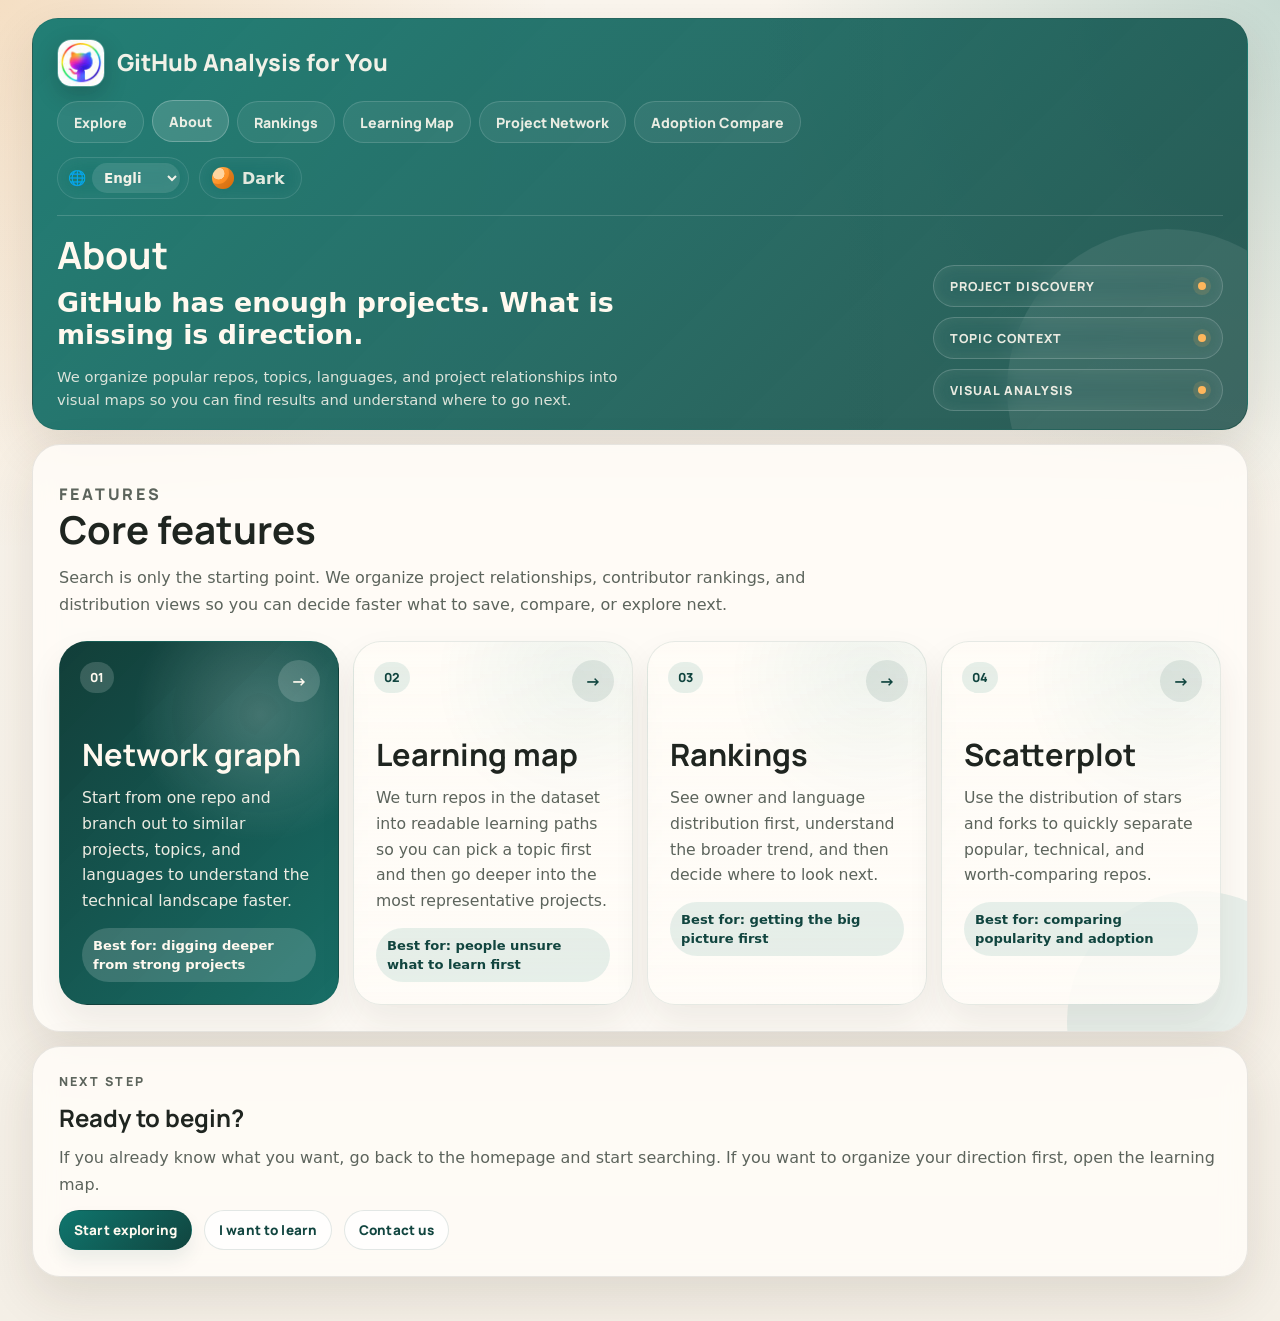
<file: about.html>
<!DOCTYPE html>
<html lang="zh-Hant">
  <head>
    <meta charset="UTF-8" />
    <meta name="viewport" content="width=device-width, initial-scale=1.0" />
    <!-- Google Tag Manager -->
    <script>
      (function (w, d, s, l, i) {
        w[l] = w[l] || [];
        w[l].push({ "gtm.start": new Date().getTime(), event: "gtm.js" });
        var f = d.getElementsByTagName(s)[0],
          j = d.createElement(s),
          dl = l != "dataLayer" ? "&l=" + l : "";
        j.async = true;
        j.src = "https://www.googletagmanager.com/gtm.js?id=" + i + dl;
        f.parentNode.insertBefore(j, f);
      })(window, document, "script", "dataLayer", "GTM-TKR6Z4LD");
    </script>
    <!-- End Google Tag Manager -->
    <script async src="https://www.googletagmanager.com/gtag/js?id=G-87LQB5DWWX"></script>
    <script>
      window.dataLayer = window.dataLayer || [];
      function gtag() {
        dataLayer.push(arguments);
      }
      gtag("js", new Date());
      gtag("config", "G-87LQB5DWWX");
    </script>
    <title>關於 GitHub Analysis for You | 開源專案探索工具</title>
    <meta
      name="description"
      content="了解 GitHub Analysis for You 如何整理 GitHub repository、開源專案、topic、排行榜、關聯圖與學習地圖。Learn how this open source project discovery tool works. GitHub Analysis for You の仕組みと技術探索方法を紹介。"
    />
    <meta name="robots" content="index, follow, max-image-preview:large" />
    <link rel="canonical" href="https://gitub-analysis-for-you.onrender.com/about.html" />
    <link rel="alternate" hreflang="zh-Hant" href="https://gitub-analysis-for-you.onrender.com/about.html" />
    <link rel="alternate" hreflang="en" href="https://gitub-analysis-for-you.onrender.com/en/about.html" />
    <link rel="alternate" hreflang="ja" href="https://gitub-analysis-for-you.onrender.com/ja/about.html" />
    <link rel="alternate" hreflang="x-default" href="https://gitub-analysis-for-you.onrender.com/about.html" />
    <meta property="og:type" content="article" />
    <meta property="og:title" content="關於 GitHub Analysis for You" />
    <meta
      property="og:description"
      content="了解 GitHub 專案推薦與開源探索工具如何整理技術脈絡。Learn how GitHub Analysis for You organizes open source technology context. GitHub Analysis for You の技術探索方法を紹介。"
    />
    <meta property="og:url" content="https://gitub-analysis-for-you.onrender.com/about.html" />
    <meta property="og:image" content="https://gitub-analysis-for-you.onrender.com/assets/title_icon.jpg" />
    <meta name="twitter:card" content="summary_large_image" />
    <meta name="twitter:title" content="關於 GitHub Analysis for You" />
    <meta
      name="twitter:description"
      content="了解 GitHub 專案推薦與開源探索工具如何整理技術脈絡。Learn how GitHub Analysis for You organizes open source technology context. GitHub Analysis for You の技術探索方法を紹介。"
    />
    <meta name="twitter:image" content="https://gitub-analysis-for-you.onrender.com/assets/title_icon.jpg" />
    <script type="application/ld+json">
      {
        "@context": "https://schema.org",
        "@type": "BreadcrumbList",
        "itemListElement": [
          {
            "@type": "ListItem",
            "position": 1,
            "name": "Home",
            "item": "https://gitub-analysis-for-you.onrender.com/"
          },
          {
            "@type": "ListItem",
            "position": 2,
            "name": "About",
            "item": "https://gitub-analysis-for-you.onrender.com/about.html"
          }
        ]
      }
    </script>
    <link rel="preconnect" href="https://fonts.googleapis.com" />
    <link rel="preconnect" href="https://fonts.gstatic.com" crossorigin />
    <link
      href="https://fonts.googleapis.com/css2?family=Manrope:wght@400;500;700;800&family=Noto+Sans+TC:wght@400;500;700&display=swap"
      rel="stylesheet"
    />
    <link rel="stylesheet" href="./styles.css" />
  </head>
  <body data-clarity-page="about">
    <!-- Google Tag Manager (noscript) -->
    <noscript>
      <iframe
        src="https://www.googletagmanager.com/ns.html?id=GTM-TKR6Z4LD"
        height="0"
        width="0"
        style="display: none; visibility: hidden"
      ></iframe>
    </noscript>
    <!-- End Google Tag Manager (noscript) -->
    <div class="about-page-shell">
      <header class="hero about-hero">
        <div class="hero__content">
          <div class="brand-mark">
            <a class="brand-mark__identity" href="./index.html" aria-label="回到主頁">
              <img src="./assets/title_icon-96.jpg" width="48" height="48" alt="GitHub Analysis for You icon" />
              <div>
                <p class="brand-mark__title" aria-label="GitHub Analysis for You">
                  <span class="brand-mark__title-full">GitHub Analysis for You</span>
                  <span class="brand-mark__title-short" aria-hidden="true">
                    <span class="brand-mark__title-letter brand-mark__title-letter--g">G</span>
                    <span class="brand-mark__title-letter brand-mark__title-letter--a">A</span>
                    <span class="brand-mark__title-letter brand-mark__title-letter--y">Y</span>
                  </span>
                </p>
              </div>
            </a>
            <nav class="top-nav top-nav--hero" aria-label="Secondary">
              <a class="top-nav__link" href="./index.html" data-i18n="nav.explore">探索頁</a>
              <a class="top-nav__link" href="./about.html" aria-current="page" data-i18n="nav.about">About</a>
              <a class="top-nav__link" href="./rankings.html" data-i18n="nav.rankings">排行榜</a>
              <a class="top-nav__link" href="./collection-map.html" data-i18n="nav.learningMap">學習地圖</a>
              <a class="top-nav__link" href="./network-graph.html" data-i18n="nav.networkGraph">專案關聯</a>
              <a class="top-nav__link" href="./scatterplot.html" data-i18n="nav.scatterplot">採用比較</a>
            </nav>
            <div class="header-actions">
              <label class="language-switcher" aria-label="Language selector">
                <span class="language-switcher__label" aria-hidden="true">🌐</span>
                <select class="language-switcher__select" id="languageSelect">
                  <option value="zh-Hant">中文</option>
                  <option value="en">English</option>
                  <option value="ja">日本語</option>
                </select>
              </label>
              <button class="theme-toggle theme-toggle--nav" id="themeToggle" type="button" aria-pressed="false">
                <span class="theme-toggle__icon" aria-hidden="true"></span>
                <span class="theme-toggle__label" id="themeToggleLabel" data-i18n="theme.dark">深色</span>
              </button>
            </div>
          </div>
          <div class="about-hero__intro">
            <div class="about-hero__copy">
              <h1 data-i18n="about.hero.title">關於我們</h1>
              <p class="about-hero__statement" data-i18n="about.hero.statement">GitHub 不缺專案，缺的是探索方向。</p>
              <p class="hero__description" data-i18n="about.hero.description">
                我們把熱門 repo、topic、language 與專案關聯整理成可以探索的視覺地圖，讓你不只是找到結果，而是看懂下一步該往哪裡走。
              </p>
            </div>
            <div class="about-hero__tags" aria-label="網站重點">
              <span data-i18n="about.hero.tag.discovery">專案探索</span>
              <span data-i18n="about.hero.tag.topic">主題脈絡</span>
              <span data-i18n="about.hero.tag.visual">視覺分析</span>
            </div>
          </div>
        </div>
      </header>

      <main class="about-layout">
        <section class="results-panel about-panel about-feature-showcase">
          <div class="about-feature-showcase__header">
            <p class="results-header__eyebrow" data-i18n="about.features.eyebrow">Features</p>
            <h2 data-i18n="about.features.title">主要功能</h2>
            <p data-i18n="about.features.description">搜尋只是起點。這裡把專案關係、貢獻排行與分布視覺化整理好，讓你更快決定要收藏、比較，還是繼續延伸探索。</p>
          </div>
          <div class="about-feature-cards about-feature-cards--primary" aria-label="網站功能">
            <a class="about-feature-card about-feature-card--graph" href="./network-graph.html">
              <span class="about-feature-card__index">01</span>
              <strong data-i18n="about.features.graph.title">關聯圖</strong>
              <p data-i18n="about.features.graph.description">從一個 repo 往外找相似專案、topic 與 language，快速看懂技術脈絡。</p>
              <em data-i18n="about.features.graph.fit">適合：沿著好專案繼續深挖</em>
            </a>
            <a class="about-feature-card" href="./collection-map.html">
              <span class="about-feature-card__index">02</span>
              <strong data-i18n="about.features.learning.title">學習地圖</strong>
              <p data-i18n="about.features.learning.description">把資料庫中的 repo 整理成可讀的學習路徑，先選主題，再看每條路徑最值得深入的代表專案。</p>
              <em data-i18n="about.features.learning.fit">適合：不知道該先學哪條路的人</em>
            </a>
            <a class="about-feature-card" href="./rankings.html">
              <span class="about-feature-card__index">03</span>
              <strong data-i18n="about.features.rankings.title">排行榜</strong>
              <p data-i18n="about.features.rankings.description">整理 owner 與語言分布，讓你先看清整體趨勢，再決定往哪裡找。</p>
              <em data-i18n="about.features.rankings.fit">適合：先抓大方向</em>
            </a>
            <a class="about-feature-card" href="./scatterplot.html">
              <span class="about-feature-card__index">04</span>
              <strong data-i18n="about.features.scatter.title">散佈圖</strong>
              <p data-i18n="about.features.scatter.description">用 stars 與 forks 的分布，快速分辨熱門、技術型與值得比較的 repo。</p>
              <em data-i18n="about.features.scatter.fit">適合：比較熱度與採用度</em>
            </a>
          </div>
        </section>

        <section class="results-panel about-panel">
          <p class="results-header__eyebrow" data-i18n="about.next.eyebrow">Next Step</p>
          <h2 data-i18n="about.next.title">準備開始了嗎？</h2>
          <p data-i18n="about.next.description">
            如果你已經知道想找什麼，直接回首頁開始搜尋；若想循序整理方向，也可以先查看學習地圖。
          </p>
          <div class="about-cta">
            <a class="feature-link__cta" href="./index.html" data-i18n="about.next.primary">開始探索</a>
            <a class="feature-link__cta feature-link__cta--ghost" href="./collection-map.html" data-i18n="about.next.secondary">我想學習</a>
            <a class="feature-link__cta feature-link__cta--ghost" href="mailto:jasonchiu0916@gmail.com" data-i18n="about.next.contact">聯絡我們</a>
          </div>
        </section>
      </main>
    </div>

    <script src="./clarity.js"></script>
    <script src="./language-switcher.js"></script>
    <script src="./about.js"></script>
  </body>
</html>
</file>
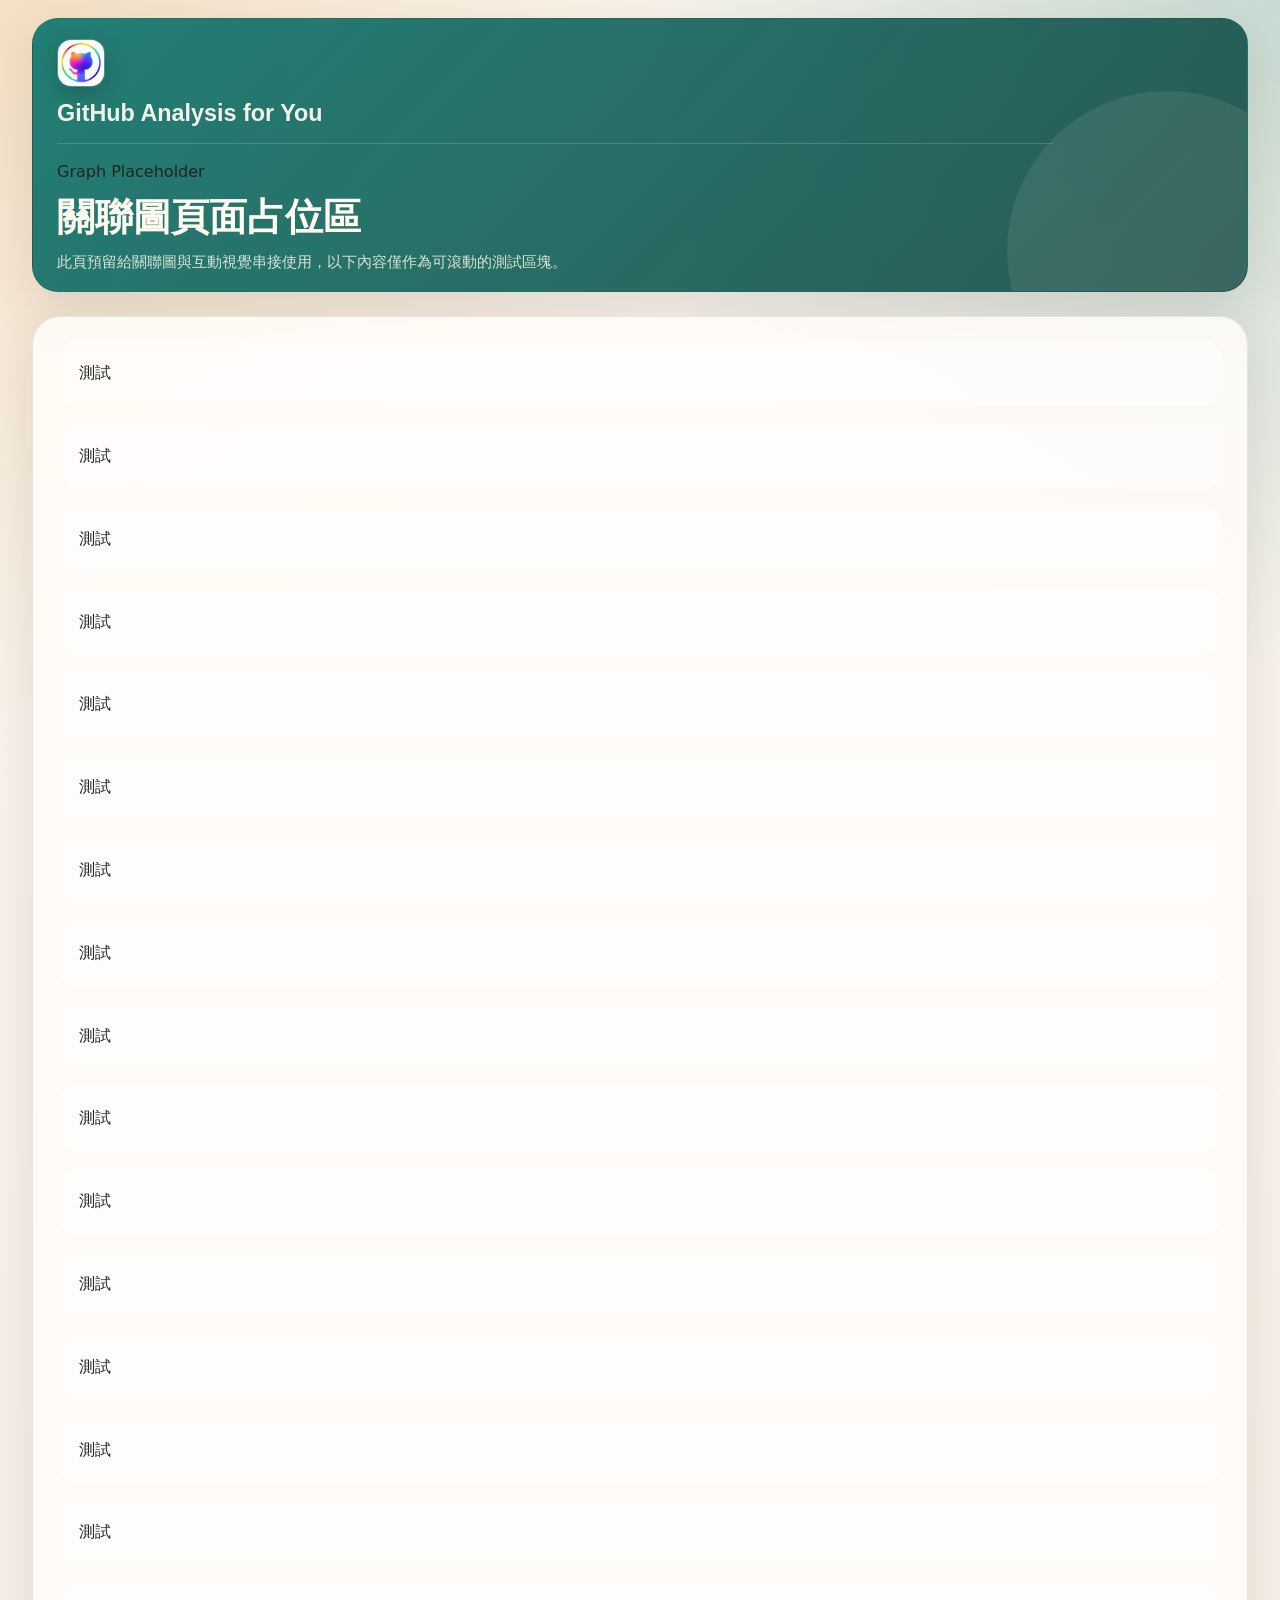
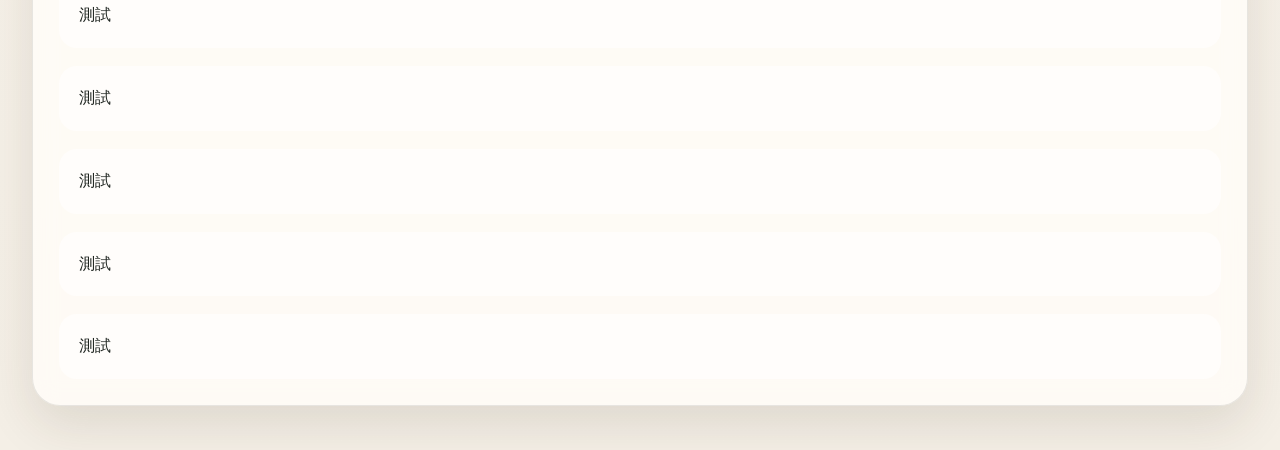
<file: graph.html>
<!DOCTYPE html>
<html lang="zh-Hant">
  <head>
    <meta charset="UTF-8" />
    <meta name="viewport" content="width=device-width, initial-scale=1.0" />
    <title>Graph | GitHub Analysis for You</title>
    <link rel="stylesheet" href="./styles.css" />
  </head>
  <body>
    <div class="page-shell">
      <header class="hero">
        <div class="hero__content">
          <div class="brand-mark">
            <img src="./assets/title_icon.jpg" alt="GitHub Analysis for You icon" />
            <div>
              <p class="brand-mark__title" aria-label="GitHub Analysis for You">
                <span class="brand-mark__title-full">GitHub Analysis for You</span>
              </p>
            </div>
          </div>
          <p class="hero__kicker">Graph Placeholder</p>
          <h1>關聯圖頁面占位區</h1>
          <p class="hero__description">
            此頁預留給關聯圖與互動視覺串接使用，以下內容僅作為可滾動的測試區塊。
          </p>
        </div>
      </header>

      <main class="results-panel placeholder-page">
        <p>測試</p>
        <p>測試</p>
        <p>測試</p>
        <p>測試</p>
        <p>測試</p>
        <p>測試</p>
        <p>測試</p>
        <p>測試</p>
        <p>測試</p>
        <p>測試</p>
        <p>測試</p>
        <p>測試</p>
        <p>測試</p>
        <p>測試</p>
        <p>測試</p>
        <p>測試</p>
        <p>測試</p>
        <p>測試</p>
        <p>測試</p>
        <p>測試</p>
      </main>
    </div>
  </body>
</html>
</file>
<file: styles.css>
﻿:root {
  --bg: #f4efe6;
  --bg-accent: #e6dccd;
  --panel: rgba(255, 252, 247, 0.88);
  --panel-strong: #fffaf2;
  --text: #1f2520;
  --muted: #5c645c;
  --line: rgba(31, 37, 32, 0.1);
  --brand: #0f766e;
  --brand-deep: #11453f;
  --warm: #d97706;
  --shadow: 0 18px 50px rgba(55, 42, 24, 0.12);
}

:root[data-theme="dark"] {
  --bg: #0f0906;
  --bg-accent: #1a100b;
  --panel: rgba(22, 14, 10, 0.9);
  --panel-strong: #1c130e;
  --text: #f4dfc8;
  --muted: #c9a784;
  --line: rgba(255, 145, 56, 0.12);
  --brand: #ff8e2b;
  --brand-deep: #ffd3ab;
  --warm: #ff8a1f;
  --shadow: 0 18px 50px rgba(0, 0, 0, 0.35);
}

* {
  box-sizing: border-box;
}

body {
  margin: 0;
  min-height: 100vh;
  font-family: Inter, ui-sans-serif, system-ui, -apple-system, BlinkMacSystemFont,
             "Segoe UI", "Noto Sans TC", "Microsoft JhengHei",
             "PingFang TC", sans-serif;
  color: var(--text);
  background:
    radial-gradient(circle at top left, rgba(217, 119, 6, 0.18), transparent 30%),
    radial-gradient(circle at top right, rgba(15, 118, 110, 0.22), transparent 28%),
    linear-gradient(180deg, #fbf6ee 0%, var(--bg) 100%);
  transition: background 0.28s ease, color 0.28s ease;
}

:root[data-theme="dark"] body {
  background:
    radial-gradient(circle at top left, rgba(255, 138, 31, 0.16), transparent 26%),
    radial-gradient(circle at top right, rgba(255, 102, 0, 0.12), transparent 24%),
    linear-gradient(180deg, #090604 0%, var(--bg) 100%);
}

.hero,
.search-panel,
.results-panel {
  animation: fade-up 0.7s ease both;
}

.search-panel {
  animation-delay: 0.08s;
}

.results-panel {
  animation-delay: 0.16s;
}

.page-shell {
  width: min(1440px, calc(100% - clamp(32px, 5vw, 96px)));
  margin: 0 auto;
  padding: 18px 0 44px;
}

.hero {
  position: relative;
  overflow: hidden;
  padding: 20px 24px 18px;
  border: 1px solid rgba(17, 69, 63, 0.12);
  border-radius: 26px;
  background:
    linear-gradient(135deg, rgba(15, 118, 110, 0.92), rgba(17, 69, 63, 0.88)),
    linear-gradient(90deg, rgba(255, 255, 255, 0.06), transparent);
  box-shadow: var(--shadow);
  transition: background 0.28s ease, border-color 0.28s ease, box-shadow 0.28s ease;
}

:root[data-theme="dark"] .hero {
  background:
    linear-gradient(135deg, rgba(31, 18, 10, 0.96), rgba(12, 8, 6, 0.98)),
    linear-gradient(90deg, rgba(255, 138, 31, 0.06), transparent);
}

.hero::after {
  content: "";
  position: absolute;
  inset: auto -80px -120px auto;
  width: 320px;
  height: 320px;
  border-radius: 50%;
  background: rgba(255, 255, 255, 0.08);
}

.hero__content {
  position: relative;
  z-index: 1;
  width: 100%;
  max-width: none;
  padding-right: 170px;
}

.hero__content:has(.theme-toggle--nav) {
  padding-right: 0;
}

.theme-toggle {
  position: absolute;
  top: 18px;
  right: 18px;
  z-index: 2;
  display: inline-flex;
  align-items: center;
  gap: 8px;
  min-height: 40px;
  padding: 0 12px 0 10px;
  border: 1px solid rgba(255, 255, 255, 0.12);
  border-radius: 999px;
  background: rgba(255, 255, 255, 0.05);
  color: rgba(255, 249, 239, 0.88);
  font: inherit;
  font-weight: 700;
  cursor: pointer;
  backdrop-filter: blur(12px);
  transition: transform 0.2s ease, background 0.2s ease, border-color 0.2s ease;
}

.theme-toggle:hover,
.theme-toggle:focus-visible {
  transform: translateY(-1px);
  background: rgba(255, 255, 255, 0.14);
  border-color: rgba(255, 255, 255, 0.24);
}

.theme-toggle--nav {
  position: static;
  min-height: 42px;
  justify-self: end;
  align-self: center;
  margin: 0;
  padding: 0 16px 0 12px;
}

.theme-toggle__icon {
  width: 22px;
  height: 22px;
  border-radius: 50%;
  background:
    radial-gradient(circle at 30% 30%, #ffd59f 0 26%, transparent 28%),
    linear-gradient(135deg, #ffad52, #ff7a00);
  box-shadow: inset -5px -5px 0 rgba(66, 28, 0, 0.18);
}

:root[data-theme="dark"] .theme-toggle {
  background: rgba(255, 138, 31, 0.08);
  border-color: rgba(255, 138, 31, 0.18);
  color: #ffd9b4;
}

:root[data-theme="dark"] .theme-toggle__icon {
  background:
    radial-gradient(circle at 60% 40%, #0f0906 0 38%, transparent 40%),
    linear-gradient(135deg, #ff9a3d, #ff6f00);
  box-shadow: inset -3px -3px 0 rgba(0, 0, 0, 0.24);
}

.header-actions {
  display: inline-flex;
  align-items: center;
  justify-self: end;
  gap: 10px;
  min-width: 0;
}

.language-switcher {
  display: inline-flex;
  align-items: center;
  gap: 6px;
  min-height: 42px;
  padding: 0 8px 0 10px;
  border: 1px solid rgba(255, 255, 255, 0.12);
  border-radius: 999px;
  background: rgba(255, 255, 255, 0.05);
  color: rgba(255, 249, 239, 0.88);
  font-weight: 800;
  backdrop-filter: blur(12px);
}

.language-switcher__label {
  display: inline-flex;
  align-items: center;
  justify-content: center;
  width: 18px;
  height: 18px;
  font-size: 0.92rem;
  white-space: nowrap;
}

.language-switcher__select {
  min-height: 30px;
  max-width: 88px;
  border: 0;
  border-radius: 999px;
  background: rgba(255, 255, 255, 0.12);
  color: rgba(255, 249, 239, 0.94);
  font: inherit;
  font-size: 0.84rem;
  font-weight: 800;
  padding: 0 22px 0 8px;
  cursor: pointer;
}

.language-switcher__select option {
  color: #1f2520;
  background: #fffaf4;
}

:root[data-theme="dark"] .language-switcher {
  background: rgba(255, 138, 31, 0.08);
  border-color: rgba(255, 138, 31, 0.18);
  color: #ffd9b4;
}

:root[data-theme="dark"] .language-switcher__select {
  background: rgba(255, 138, 31, 0.12);
  color: #ffe2c0;
}

.brand-mark {
  display: grid;
  grid-template-columns: minmax(340px, 1fr) auto minmax(220px, 1fr);
  align-items: center;
  gap: 18px;
  width: 100%;
  margin-bottom: 18px;
  padding-bottom: 16px;
  border-bottom: 1px solid rgba(255, 255, 255, 0.16);
}

.brand-mark__identity {
  display: flex;
  align-items: center;
  gap: 12px;
  min-width: 0;
  flex: 0 0 auto;
  color: inherit;
  text-decoration: none;
  transition: transform 0.18s ease;
}

.brand-mark__identity:hover,
.brand-mark__identity:focus-visible {
  transform: translateY(-1px);
}

.brand-mark img {
  width: 48px;
  height: 48px;
  object-fit: cover;
  border-radius: 14px;
  border: 1px solid rgba(255, 255, 255, 0.2);
  box-shadow: 0 8px 22px rgba(10, 26, 23, 0.22);
}

.brand-mark__name {
  margin: 4px 0 0;
  color: rgba(255, 249, 239, 0.88);
  font-family: "Manrope", sans-serif;
  font-size: 1rem;
  font-weight: 700;
}

.brand-mark__title {
  margin: 0;
  color: rgba(255, 249, 239, 0.94);
  font-family: "Manrope", sans-serif;
  font-size: clamp(1.06rem, 1.9vw, 1.46rem);
  font-weight: 800;
  line-height: 1.1;
  white-space: nowrap;
}

.brand-mark__title-short {
  display: none;
}

:root[data-theme="dark"] .brand-mark__title-full {
  display: inline;
}

:root[data-theme="dark"] .brand-mark {
  border-bottom-color: rgba(255, 138, 31, 0.16);
}

.top-nav {
  display: inline-flex;
  align-items: center;
  justify-content: center;
  gap: 10px;
  min-width: 0;
  flex-wrap: nowrap;
}

.top-nav--hero {
  padding-right: 0;
}

.top-nav__link {
  display: inline-flex;
  align-items: center;
  justify-content: center;
  min-height: 42px;
  padding: 0 18px;
  border: 1px solid rgba(255, 255, 255, 0.14);
  border-radius: 999px;
  background: rgba(255, 255, 255, 0.06);
  color: rgba(255, 249, 239, 0.9);
  font-family: "Manrope", sans-serif;
  font-size: 0.9rem;
  font-weight: 800;
  letter-spacing: 0;
  white-space: nowrap;
  text-decoration: none;
  transition: transform 0.18s ease, background 0.18s ease, border-color 0.18s ease;
}

.top-nav__link:hover,
.top-nav__link:focus-visible,
.top-nav__link[aria-current="page"] {
  transform: translateY(-1px);
  background: rgba(255, 255, 255, 0.14);
  border-color: rgba(255, 255, 255, 0.24);
}

:root[data-theme="dark"] .top-nav__link {
  border-color: rgba(255, 138, 31, 0.18);
  background: rgba(255, 138, 31, 0.08);
  color: #ffd9b4;
}

.results-header__eyebrow {
  margin: 0 0 10px;
  font-family: "Manrope", sans-serif;
  font-size: 0.78rem;
  font-weight: 800;
  letter-spacing: 0.18em;
  text-transform: uppercase;
}

.hero h1,
.results-header h2 {
  margin: 0;
  line-height: 1.1;
}

.hero h1 {
  font-family: "Manrope", sans-serif;
  font-size: clamp(1.5rem, 3vw, 2.35rem);
  color: #fff9ef;
  max-width: 820px;
}

.hero__description {
  margin: 12px 0 0;
  max-width: 780px;
  font-size: 0.92rem;
  line-height: 1.58;
  color: rgba(255, 249, 239, 0.84);
}

.hero-search {
  margin-top: 18px;
  width: 100%;
  max-width: 100%;
}

.hero-search__label {
  display: block;
  margin-bottom: 10px;
  color: #fff9ef;
  font-size: 1rem;
  font-weight: 700;
}

.hero-search__field {
  display: grid;
  grid-template-columns: minmax(0, 1fr) auto;
  gap: 10px;
  width: 100%;
  padding: 10px;
  border: 1px solid rgba(255, 255, 255, 0.14);
  border-radius: 22px;
  background: rgba(255, 252, 247, 0.12);
  backdrop-filter: blur(14px);
  box-shadow: 0 20px 36px rgba(17, 69, 63, 0.14);
  transition: border-color 0.22s ease, box-shadow 0.22s ease, transform 0.22s ease;
}

.hero-search__field:focus-within {
  border-color: rgba(255, 255, 255, 0.28);
  box-shadow: 0 0 0 5px rgba(255, 255, 255, 0.08), 0 20px 36px rgba(17, 69, 63, 0.16);
  transform: translateY(-1px);
}

.hero-search input {
  width: 100%;
  min-width: 0;
  padding: 13px 16px;
  border: 0;
  outline: none;
  background: transparent;
  color: #fff9ef;
  font: inherit;
}

.hero-search input::placeholder {
  color: rgba(255, 249, 239, 0.64);
}

.hero-search__button {
  min-height: 50px;
  padding: 0 18px;
  border: 0;
  border-radius: 16px;
  background: linear-gradient(135deg, #ffd59f, #ff9a3d);
  color: #17352f;
  font: inherit;
  font-weight: 800;
  cursor: pointer;
  transition: transform 0.2s ease, box-shadow 0.2s ease, filter 0.2s ease;
}

.hero-search__button:hover,
.hero-search__button:focus-visible {
  transform: translateY(-1px);
  box-shadow: 0 16px 28px rgba(66, 28, 0, 0.2);
  filter: saturate(1.05);
}

.hero-search__hint {
  margin: 10px 0 0;
  color: rgba(255, 249, 239, 0.76);
  font-size: 0.86rem;
  line-height: 1.5;
}

.hero__stats {
  display: grid;
  grid-template-columns: repeat(3, minmax(0, 1fr));
  gap: 10px;
  margin-top: 14px;
}

.hero-stat {
  padding: 10px 13px;
  border: 1px solid rgba(255, 255, 255, 0.1);
  border-radius: 18px;
  background: rgba(255, 255, 255, 0.06);
  backdrop-filter: blur(10px);
  animation: stat-float 4.8s ease-in-out infinite;
}

.hero-stat__label {
  display: block;
  color: rgba(255, 249, 239, 0.64);
  font-size: 0.76rem;
}

.hero-stat strong {
  display: block;
  margin-top: 4px;
  color: #fff9ef;
  font-family: "Manrope", sans-serif;
  font-size: 1rem;
  font-weight: 800;
}

.hero-stat:nth-child(2) {
  animation-delay: 0.6s;
}

.hero-stat:nth-child(3) {
  animation-delay: 1.2s;
}

.layout {
  display: grid;
  grid-template-columns: minmax(280px, 0.62fr) minmax(0, 1.38fr);
  gap: 14px;
  margin-top: 14px;
}

.feature-nav-shell {
  margin-top: 12px;
  padding: 18px 20px 20px;
  border: 1px solid var(--line);
  border-radius: 24px;
  background:
    linear-gradient(180deg, rgba(255, 252, 247, 0.78), rgba(255, 250, 244, 0.92)),
    var(--panel);
  box-shadow: var(--shadow);
  backdrop-filter: blur(12px);
}

.feature-nav-shell__header {
  margin-bottom: 14px;
}

.feature-nav-shell__header .results-header__description {
  max-width: 620px;
}

.feature-nav {
  display: grid;
  grid-template-columns: repeat(4, minmax(0, 1fr));
  gap: 14px;
  margin-top: 0;
}

.feature-link {
  position: relative;
  display: grid;
  align-content: space-between;
  gap: 0;
  min-height: 182px;
  padding: 18px 20px;
  border: 1px solid var(--line);
  border-radius: 20px;
  overflow: hidden;
  background:
    linear-gradient(135deg, rgba(15, 118, 110, 0.11), rgba(255, 255, 255, 0.94)),
    var(--panel);
  box-shadow: var(--shadow);
  color: inherit;
  text-decoration: none;
  transition: transform 0.22s ease, box-shadow 0.22s ease, border-color 0.22s ease;
}

.feature-link::after {
  content: "";
  position: absolute;
  inset: auto -24px -60px auto;
  width: 180px;
  height: 180px;
  border-radius: 50%;
  background: rgba(15, 118, 110, 0.08);
}

.feature-link:hover,
.feature-link:focus-visible {
  transform: translateY(-3px);
  border-color: rgba(15, 118, 110, 0.22);
  box-shadow: 0 16px 36px rgba(31, 37, 32, 0.1);
}

.feature-link__header {
  display: flex;
  align-items: center;
  justify-content: space-between;
  gap: 12px;
}

.feature-link__header {
  margin-top: 4px;
  min-height: 50px;
  align-items: flex-start;
}

.feature-link__eyebrow {
  margin: 0 0 6px;
  color: var(--warm);
  font-family: "Manrope", sans-serif;
  font-size: 0.72rem;
  font-weight: 800;
  letter-spacing: 0.12em;
  text-transform: uppercase;
}

.feature-link h2 {
  margin: 0;
  display: flex;
  align-items: flex-start;
  font-family: "Manrope", sans-serif;
  font-size: 1.1rem;
  line-height: 1.15;
}

.feature-link > p {
  margin: 10px 0 0;
  color: var(--muted);
  font-size: 0.88rem;
  line-height: 1.55;
}

.feature-link__action {
  display: inline-flex;
  align-items: center;
  justify-content: center;
  justify-self: start;
  min-height: 36px;
  margin-top: 16px;
  padding: 0 14px;
  border-radius: 999px;
  background: rgba(255, 249, 239, 0.14);
  color: #fff9ef;
  font-size: 0.84rem;
  font-weight: 800;
}

.feature-link--primary h2 {
  font-size: 1.52rem;
}

.feature-link--primary {
  grid-column: span 2;
  min-height: 208px;
  background:
    linear-gradient(135deg, rgba(17, 69, 63, 0.96), rgba(15, 118, 110, 0.9)),
    var(--brand-deep);
  border-color: rgba(255, 255, 255, 0.16);
  color: #fff9ef;
}

.feature-link--primary .feature-link__eyebrow,
.feature-link--primary > p {
  color: rgba(255, 249, 239, 0.82);
}

.feature-link--primary::after {
  background: rgba(255, 182, 92, 0.14);
}

.feature-link--primary:hover,
.feature-link--primary:focus-visible {
  border-color: rgba(255, 182, 92, 0.36);
  box-shadow: 0 18px 42px rgba(17, 69, 63, 0.2);
}

.feature-link__cta {
  display: inline-flex;
  align-items: center;
  justify-content: center;
  min-height: 40px;
  padding: 0 14px;
  border-radius: 999px;
  border: 1px solid rgba(17, 69, 63, 0.12);
  background: linear-gradient(135deg, var(--brand), var(--brand-deep));
  color: #fff9ef;
  font-family: "Manrope", sans-serif;
  font-size: 0.84rem;
  font-weight: 800;
  letter-spacing: 0.01em;
  white-space: nowrap;
  box-shadow: 0 10px 18px rgba(17, 69, 63, 0.08);
}

.feature-link--tertiary {
  background:
    linear-gradient(135deg, rgba(15, 118, 110, 0.11), rgba(255, 255, 255, 0.94)),
    var(--panel);
}

.feature-link--tertiary h2 {
  font-size: 1.18rem;
}

.feature-link__cta--ghost {
  background: rgba(255, 255, 255, 0.72);
  color: var(--brand-deep);
  box-shadow: none;
}

.feature-link:hover .feature-link__cta--ghost,
.feature-link:focus-visible .feature-link__cta--ghost {
  background: rgba(255, 255, 255, 0.92);
}

.about-page-shell {
  width: min(1440px, calc(100% - clamp(32px, 5vw, 96px)));
  margin: 0 auto;
  padding: 18px 0 44px;
}

.about-layout {
  display: grid;
  gap: 14px;
  margin-top: 14px;
}

.about-hero {
  min-height: 0;
}

.about-hero__intro {
  display: grid;
  grid-template-columns: minmax(0, 640px) minmax(220px, 1fr);
  gap: 28px;
  align-items: end;
  margin-top: 18px;
}

.about-hero__copy {
  max-width: 640px;
}

.about-hero__statement {
  margin: 12px 0 0;
  max-width: 640px;
  font-size: clamp(1.28rem, 2.1vw, 1.95rem);
  line-height: 1.18;
  font-weight: 800;
  color: #fff9ef;
}

.about-hero .hero__description {
  max-width: 600px;
  margin-top: 14px;
}

.about-hero__tags {
  display: grid;
  justify-self: end;
  width: min(100%, 290px);
  gap: 10px;
}

.about-hero__tags span {
  display: flex;
  justify-content: space-between;
  align-items: center;
  min-height: 42px;
  padding: 0 16px;
  border: 1px solid rgba(255, 255, 255, 0.18);
  border-radius: 999px;
  background: rgba(255, 255, 255, 0.1);
  color: rgba(255, 249, 239, 0.9);
  font-family: "Manrope", sans-serif;
  font-size: 0.78rem;
  font-weight: 800;
  letter-spacing: 0.08em;
  text-transform: uppercase;
  backdrop-filter: blur(12px);
}

.about-hero__tags span::after {
  content: "";
  width: 8px;
  height: 8px;
  border-radius: 999px;
  background: #ffb65c;
  box-shadow: 0 0 0 5px rgba(255, 182, 92, 0.14);
}

.about-lead {
  display: grid;
  gap: 18px;
  margin-top: 18px;
}

.about-lead__panel,
.about-lead__quote {
  padding: 18px 20px;
  border: 1px solid rgba(255, 255, 255, 0.12);
  border-radius: 22px;
  background: rgba(255, 252, 247, 0.1);
  backdrop-filter: blur(12px);
}

.about-lead__panel p,
.about-lead__quote p {
  margin: 0;
  color: rgba(255, 249, 239, 0.9);
  line-height: 1.7;
}

.about-lead__panel strong {
  display: block;
  margin-bottom: 10px;
  color: #fff9ef;
  font-family: "Manrope", sans-serif;
  font-size: 0.86rem;
  letter-spacing: 0.08em;
  text-transform: uppercase;
}

.about-lead__quote {
  position: relative;
  overflow: hidden;
}

.about-lead__quote::after {
  content: "";
  position: absolute;
  inset: auto -30px -42px auto;
  width: 120px;
  height: 120px;
  border-radius: 50%;
  background: rgba(255, 255, 255, 0.08);
}

.about-grid {
  display: grid;
  grid-template-columns: repeat(2, minmax(0, 1fr));
  gap: 14px;
}

.about-panel {
  display: grid;
  gap: 12px;
}

.about-panel h2,
.about-panel h3 {
  margin: 0;
  font-family: "Manrope", sans-serif;
  line-height: 1.14;
}

.about-panel h2 {
  font-size: 1.5rem;
}

.about-panel h3 {
  font-size: 1.08rem;
}

.about-panel p,
.about-panel li {
  color: var(--muted);
  line-height: 1.7;
}

.about-panel p,
.about-panel ol,
.about-panel ul {
  margin: 0;
}

.about-steps {
  padding-left: 1.25rem;
  display: grid;
  gap: 10px;
}

.about-values {
  display: grid;
  grid-template-columns: repeat(3, minmax(0, 1fr));
  gap: 10px;
}

.about-principles {
  position: relative;
  overflow: hidden;
  grid-template-columns: minmax(280px, 0.88fr) minmax(0, 1.4fr);
  align-items: stretch;
  gap: 18px;
  padding: 28px;
  background:
    radial-gradient(circle at 8% 18%, rgba(15, 118, 110, 0.16), transparent 34%),
    radial-gradient(circle at 92% 78%, rgba(217, 119, 6, 0.14), transparent 30%),
    linear-gradient(135deg, rgba(255, 252, 247, 0.96), rgba(244, 239, 230, 0.9));
}

.about-principles::after {
  content: "";
  position: absolute;
  right: -44px;
  top: -54px;
  width: 170px;
  height: 170px;
  border-radius: 50%;
  background: rgba(15, 118, 110, 0.1);
}

.about-principles__intro {
  position: relative;
  z-index: 1;
  display: grid;
  align-content: center;
  gap: 12px;
  min-height: 240px;
  padding: 24px;
  border-radius: 24px;
  background: linear-gradient(135deg, rgba(17, 69, 63, 0.94), rgba(15, 118, 110, 0.86));
  color: #fff9ef;
  box-shadow: 0 18px 42px rgba(17, 69, 63, 0.16);
}

.about-principles__intro .results-header__eyebrow,
.about-principles__intro p {
  color: rgba(255, 249, 239, 0.86);
}

.about-principles__intro h2 {
  color: #fff9ef;
  font-size: clamp(1.8rem, 3vw, 2.7rem);
}

.about-principles__stack {
  position: relative;
  z-index: 1;
  display: grid;
  grid-template-columns: repeat(3, minmax(0, 1fr));
  gap: 12px;
}

.about-principle-card {
  display: grid;
  align-content: space-between;
  min-height: 240px;
  padding: 20px;
  border: 1px solid rgba(17, 69, 63, 0.1);
  border-radius: 24px;
  background: rgba(255, 252, 247, 0.76);
  box-shadow: 0 16px 32px rgba(55, 42, 24, 0.08);
}

.about-principle-card span {
  width: fit-content;
  padding: 7px 10px;
  border-radius: 999px;
  background: rgba(15, 118, 110, 0.1);
  color: var(--brand-deep);
  font-family: "Manrope", sans-serif;
  font-size: 0.76rem;
  font-weight: 800;
}

.about-principle-card strong {
  display: block;
  margin-top: 26px;
  color: var(--text);
  font-family: "Manrope", sans-serif;
  font-size: 1.18rem;
}

.about-principle-card p {
  margin-top: 12px;
}

:root[data-theme="dark"] .about-principles {
  background:
    radial-gradient(circle at 8% 18%, rgba(255, 138, 31, 0.14), transparent 34%),
    radial-gradient(circle at 92% 78%, rgba(15, 118, 110, 0.16), transparent 30%),
    linear-gradient(135deg, rgba(22, 14, 10, 0.94), rgba(15, 9, 6, 0.9));
}

:root[data-theme="dark"] .about-principles__intro {
  background: linear-gradient(135deg, rgba(17, 69, 63, 0.92), rgba(12, 8, 6, 0.96));
  border: 1px solid rgba(255, 138, 31, 0.14);
}

:root[data-theme="dark"] .about-principle-card {
  background: rgba(255, 138, 31, 0.04);
  border-color: rgba(255, 138, 31, 0.14);
}

:root[data-theme="dark"] .about-principle-card span {
  background: rgba(255, 138, 31, 0.12);
  color: #ffd9b4;
}

.about-feature-showcase {
  position: relative;
  overflow: hidden;
  gap: 22px;
  padding: 30px;
  background:
    radial-gradient(circle at 12% 4%, rgba(15, 118, 110, 0.18), transparent 32%),
    radial-gradient(circle at 88% 18%, rgba(217, 119, 6, 0.16), transparent 26%),
    linear-gradient(135deg, rgba(255, 252, 247, 0.98), rgba(246, 239, 228, 0.92));
}

.about-feature-showcase::before {
  content: "";
  position: absolute;
  inset: auto -80px -120px auto;
  width: 260px;
  height: 260px;
  border-radius: 50%;
  background: rgba(15, 118, 110, 0.09);
}

.about-feature-showcase__header {
  position: relative;
  z-index: 1;
  max-width: 760px;
}

.about-feature-showcase__header h2 {
  font-size: clamp(1.8rem, 3vw, 3rem);
}

.about-feature-showcase__header p {
  margin-top: 12px;
  font-size: 1rem;
}

.about-feature-cards {
  position: relative;
  z-index: 1;
  display: grid;
  grid-template-columns: 1.18fr 0.91fr 0.91fr;
  gap: 14px;
}

.about-feature-cards--primary {
  grid-template-columns: repeat(4, minmax(0, 1fr));
}

.about-feature-card {
  position: relative;
  display: grid;
  align-content: end;
  min-height: 280px;
  padding: 22px;
  overflow: hidden;
  border: 1px solid rgba(17, 69, 63, 0.1);
  border-radius: 28px;
  background:
    linear-gradient(180deg, rgba(255, 252, 247, 0.5), rgba(255, 252, 247, 0.92)),
    radial-gradient(circle at 80% 10%, rgba(15, 118, 110, 0.14), transparent 36%);
  color: inherit;
  text-decoration: none;
  box-shadow: 0 18px 36px rgba(55, 42, 24, 0.08);
  transition: transform 0.22s ease, box-shadow 0.22s ease, border-color 0.22s ease;
}

.about-feature-cards--primary .about-feature-card {
  align-content: start;
  align-items: start;
  gap: 14px;
  min-height: 332px;
  padding-top: 96px;
}

.about-feature-card::after {
  content: "→";
  position: absolute;
  top: 18px;
  right: 18px;
  display: grid;
  place-items: center;
  width: 42px;
  height: 42px;
  border-radius: 50%;
  background: rgba(17, 69, 63, 0.1);
  color: var(--brand-deep);
  font-family: "Manrope", sans-serif;
  font-weight: 800;
}

.about-feature-card:hover,
.about-feature-card:focus-visible {
  transform: translateY(-4px);
  border-color: rgba(15, 118, 110, 0.24);
  box-shadow: 0 24px 52px rgba(55, 42, 24, 0.14);
}

.about-feature-card--graph {
  background:
    radial-gradient(circle at 72% 20%, rgba(255, 255, 255, 0.2), transparent 36%),
    linear-gradient(135deg, rgba(13, 58, 53, 0.98), rgba(10, 102, 94, 0.94));
  color: #fff9ef;
}

.about-feature-card--graph::after {
  background: rgba(255, 255, 255, 0.16);
  color: #fff9ef;
}

.about-feature-card__index {
  position: absolute;
  top: 20px;
  left: 20px;
  padding: 7px 10px;
  border-radius: 999px;
  background: rgba(15, 118, 110, 0.1);
  color: var(--brand-deep);
  font-family: "Manrope", sans-serif;
  font-size: 0.78rem;
  font-weight: 800;
}

.about-feature-card--graph .about-feature-card__index {
  background: rgba(255, 255, 255, 0.16);
  color: #fff9ef;
}

.about-feature-card--graph p {
  color: rgba(255, 249, 239, 0.92);
}

.about-feature-card strong {
  display: block;
  margin-bottom: 12px;
  font-family: "Manrope", sans-serif;
  font-size: clamp(1.45rem, 2.4vw, 2.3rem);
  line-height: 1;
}

.about-feature-cards--primary .about-feature-card strong {
  margin-bottom: 0;
  line-height: 1.08;
}

.about-feature-card p {
  margin: 0;
}

.about-feature-cards--primary .about-feature-card p {
  font-size: 0.98rem;
  line-height: 1.65;
}

.about-feature-card em {
  display: inline-flex;
  width: fit-content;
  margin-top: 16px;
  padding: 8px 11px;
  border-radius: 999px;
  background: rgba(15, 118, 110, 0.1);
  color: var(--brand-deep);
  font-style: normal;
  font-size: 0.82rem;
  font-weight: 800;
}

.about-feature-cards--primary .about-feature-card em {
  margin-top: auto;
  max-width: 100%;
  line-height: 1.45;
  white-space: normal;
}

.about-feature-card--graph em {
  background: rgba(255, 255, 255, 0.16);
  color: #fff9ef;
}

:root[data-theme="dark"] .about-feature-showcase {
  background:
    radial-gradient(circle at 12% 4%, rgba(255, 138, 31, 0.13), transparent 32%),
    radial-gradient(circle at 88% 18%, rgba(15, 118, 110, 0.16), transparent 26%),
    linear-gradient(135deg, rgba(22, 14, 10, 0.96), rgba(15, 9, 6, 0.92));
}

:root[data-theme="dark"] .about-feature-card {
  background:
    linear-gradient(180deg, rgba(255, 138, 31, 0.06), rgba(18, 12, 8, 0.92)),
    radial-gradient(circle at 80% 10%, rgba(255, 138, 31, 0.1), transparent 36%);
  border-color: rgba(255, 138, 31, 0.14);
}

:root[data-theme="dark"] .about-feature-card--graph {
  background:
    radial-gradient(circle at 72% 20%, rgba(255, 138, 31, 0.12), transparent 36%),
    linear-gradient(135deg, rgba(17, 69, 63, 0.92), rgba(12, 8, 6, 0.96));
}

:root[data-theme="dark"] .about-feature-card__index,
:root[data-theme="dark"] .about-feature-card em,
:root[data-theme="dark"] .about-feature-card::after {
  background: rgba(255, 138, 31, 0.12);
  color: #ffd9b4;
}

.about-value {
  padding: 14px;
  border: 1px solid rgba(17, 69, 63, 0.08);
  border-radius: 18px;
  background: var(--panel-strong);
}

.about-value strong {
  display: block;
  margin-bottom: 8px;
  font-family: "Manrope", sans-serif;
  font-size: 0.95rem;
}

.about-guides {
  display: grid;
  grid-template-columns: repeat(3, minmax(0, 1fr));
  gap: 12px;
}

.about-guide {
  display: grid;
  gap: 10px;
  padding: 16px;
  border: 1px solid rgba(17, 69, 63, 0.1);
  border-radius: 20px;
  background: linear-gradient(180deg, rgba(255, 255, 255, 0.88), rgba(249, 244, 236, 0.92));
}

.about-guide__eyebrow {
  color: var(--warm);
  font-family: "Manrope", sans-serif;
  font-size: 0.72rem;
  font-weight: 800;
  letter-spacing: 0.12em;
  text-transform: uppercase;
}

.about-cta {
  display: flex;
  flex-wrap: wrap;
  gap: 12px;
}

.about-cta .feature-link__cta {
  text-decoration: none;
}

.search-panel,
.results-panel {
  border: 1px solid var(--line);
  border-radius: 28px;
  background: var(--panel);
  box-shadow: var(--shadow);
  backdrop-filter: blur(12px);
  transition: background 0.28s ease, border-color 0.28s ease, box-shadow 0.28s ease;
}

.search-panel {
  padding: 22px;
  align-self: start;
  position: sticky;
  top: 20px;
  max-height: calc(100vh - 40px);
  overflow-y: auto;
  scrollbar-gutter: stable;
}

.search-box__label,
.filter-group__label,
.sort-group label {
  display: block;
  margin-bottom: 10px;
  font-size: 0.95rem;
  font-weight: 700;
}

.search-box__hint {
  margin: 0 0 12px;
  color: var(--muted);
  font-size: 0.88rem;
  line-height: 1.6;
}

.search-box__field {
  border: 1px solid rgba(17, 69, 63, 0.18);
  border-radius: 18px;
  background: #fffdfa;
  transition: border-color 0.22s ease, box-shadow 0.22s ease, transform 0.22s ease;
}

:root[data-theme="dark"] .search-box__field,
:root[data-theme="dark"] .view-switch,
:root[data-theme="dark"] .card__link {
  background: rgba(255, 138, 31, 0.04);
  border-color: rgba(255, 138, 31, 0.14);
  color: var(--text);
}

:root[data-theme="dark"] .search-box__field:focus-within {
  border-color: rgba(255, 138, 31, 0.42);
  box-shadow: 0 0 0 5px rgba(255, 138, 31, 0.1);
}

.search-box input,
.sort-group select {
  width: 100%;
  border: 0;
  outline: none;
  background: transparent;
  font: inherit;
}

.search-box input {
  padding: 16px 18px;
}

.search-box__field:focus-within {
  border-color: rgba(15, 118, 110, 0.42);
  box-shadow: 0 0 0 5px rgba(15, 118, 110, 0.08);
  transform: translateY(-1px);
}

.toolbar {
  display: grid;
  gap: 20px;
  margin-top: 20px;
}

.chips {
  display: flex;
  flex-wrap: wrap;
  gap: 10px;
}

.chip {
  padding: 10px 14px;
  border: 1px solid rgba(17, 69, 63, 0.14);
  border-radius: 999px;
  background: rgba(255, 255, 255, 0.74);
  color: var(--brand-deep);
  font: inherit;
  font-size: 0.92rem;
  cursor: pointer;
  transition:
    transform 0.2s ease,
    background 0.2s ease,
    color 0.2s ease,
    border-color 0.2s ease,
    box-shadow 0.2s ease;
}

.chip:hover,
.chip:focus-visible {
  transform: translateY(-1px);
  border-color: rgba(15, 118, 110, 0.24);
  box-shadow: 0 10px 20px rgba(17, 69, 63, 0.08);
}

.chip.is-active {
  background: var(--brand);
  color: #f4fffc;
}

.chip--ghost {
  background: transparent;
  border-style: dashed;
}

:root[data-theme="dark"] .chip {
  background: rgba(255, 138, 31, 0.04);
  border-color: rgba(255, 138, 31, 0.12);
  color: #ffd6b1;
}

:root[data-theme="dark"] .chip--ghost {
  background: transparent;
}

:root[data-theme="dark"] .chip.is-active {
  background: var(--warm);
  color: #130b06;
}

:root[data-theme="dark"] .chip:hover,
:root[data-theme="dark"] .chip:focus-visible,
:root[data-theme="dark"] .view-switch:hover,
:root[data-theme="dark"] .view-switch:focus-visible,
:root[data-theme="dark"] .card__link:hover,
:root[data-theme="dark"] .card__link:focus-visible {
  border-color: rgba(255, 138, 31, 0.24);
  box-shadow: 0 10px 20px rgba(0, 0, 0, 0.22);
}

.chips--soft .chip.is-active {
  background: #9a4d00;
  color: #ffffff;
}

:root[data-theme="dark"] .chips--soft .chip.is-active {
  color: #130b06;
}

.sort-group select {
  width: 100%;
  padding: 18px 54px 18px 36px;
  border: 1px solid rgba(17, 69, 63, 0.16);
  border-radius: 22px;
  background: transparent;
  color: var(--text);
  appearance: none;
  -webkit-appearance: none;
  -moz-appearance: none;
  cursor: pointer;
  transition: border-color 0.22s ease, box-shadow 0.22s ease, transform 0.22s ease;
}

.sort-select-wrap {
  position: relative;
  border-radius: 22px;
  background: #fffdfa;
  box-shadow: inset 0 1px 0 rgba(255, 255, 255, 0.6);
  transition: transform 0.22s ease, box-shadow 0.22s ease;
}

.sort-select-wrap::before {
  content: "";
  position: absolute;
  top: 50%;
  left: 14px;
  transform: translateY(-50%);
  color: #d97706;
  font-size: 0.92rem;
  font-weight: 800;
  line-height: 1;
  pointer-events: none;
}

.sort-select-wrap[data-sort="stars"]::before {
  content: "\2605";
}

.sort-select-wrap[data-sort="forks"]::before {
  content: "\2442";
}

.sort-select-wrap[data-sort="watchers"]::before {
  content: "\25C9";
}

.sort-select-wrap[data-sort="updated_at"]::before {
  content: "\21BB";
}

.sort-select-wrap[data-sort="title"]::before {
  content: "A";
  font-size: 0.82rem;
  letter-spacing: 0.04em;
}

.sort-select-wrap:hover {
  transform: translateY(-1px);
}

.sort-select-wrap:focus-within {
  box-shadow: 0 0 0 5px rgba(15, 118, 110, 0.08);
}

.sort-select-wrap:focus-within .sort-group select {
  border-color: rgba(15, 118, 110, 0.4);
}

.sort-select-wrap__arrow {
  position: absolute;
  top: 50%;
  right: 22px;
  width: 11px;
  height: 11px;
  border-right: 2px solid var(--text);
  border-bottom: 2px solid var(--text);
  transform: translateY(-65%) rotate(45deg);
  pointer-events: none;
  opacity: 0.9;
}

.sort-group select option {
  color: #1f2520;
  background: #fffdfa;
}

:root[data-theme="dark"] .sort-select-wrap {
  background: rgba(255, 138, 31, 0.04);
  box-shadow: inset 0 1px 0 rgba(255, 181, 113, 0.06);
}

:root[data-theme="dark"] .sort-select-wrap::before {
  color: #ffb15b;
}

:root[data-theme="dark"] .sort-group select {
  background: transparent;
  border-color: rgba(255, 138, 31, 0.14);
  color: var(--text);
}

:root[data-theme="dark"] .sort-select-wrap__arrow {
  border-right-color: #ffd8b1;
  border-bottom-color: #ffd8b1;
}

:root[data-theme="dark"] .sort-select-wrap:focus-within {
  box-shadow: 0 0 0 5px rgba(255, 138, 31, 0.1);
}

:root[data-theme="dark"] .sort-select-wrap:focus-within .sort-group select {
  border-color: rgba(255, 138, 31, 0.38);
}

:root[data-theme="dark"] .sort-group select option {
  color: #fff1de;
  background: #1a110b;
}

:root[data-theme="dark"] .sort-group select {
  color-scheme: dark;
}

.results-panel {
  padding: 24px 26px 26px;
}

.results-header {
  display: flex;
  justify-content: space-between;
  align-items: flex-start;
  gap: 16px;
}

.results-header__eyebrow {
  color: var(--warm);
}

.results-header__description {
  margin: 10px 0 0;
  max-width: 560px;
  color: var(--muted);
  line-height: 1.7;
}

.results-actions {
  display: flex;
  flex-direction: column;
  align-items: end;
  gap: 8px;
  min-width: 228px;
}

.results-toolbar {
  display: flex;
  flex-direction: column;
  align-items: stretch;
  justify-content: end;
  gap: 6px;
  width: 156px;
  padding: 0;
}

.sort-group--inline {
  width: 100%;
  min-width: 0;
}

.sort-group--inline select {
  padding: 10px 38px 10px 32px;
  border-radius: 16px;
  font-size: 0.86rem;
  min-height: 40px;
}

.sort-group--inline .sort-select-wrap {
  width: 100%;
  border-radius: 16px;
}

.sort-group--inline .sort-select-wrap__arrow {
  right: 16px;
  width: 9px;
  height: 9px;
}

.view-switch-wrap {
  position: relative;
  width: 100%;
}

.view-switch {
  display: inline-flex;
  align-items: center;
  justify-content: space-between;
  gap: 10px;
  min-height: 40px;
  width: 100%;
  padding: 0 12px;
  border: 1px solid rgba(17, 69, 63, 0.14);
  border-radius: 14px;
  background: #fffdfa;
  color: var(--text);
  font: inherit;
  cursor: pointer;
  transition: transform 0.2s ease, box-shadow 0.2s ease, border-color 0.2s ease;
}

.view-switch:hover,
.view-switch:focus-visible {
  transform: translateY(-1px);
  border-color: rgba(15, 118, 110, 0.22);
  box-shadow: 0 12px 24px rgba(31, 37, 32, 0.08);
}

.view-switch__icon {
  display: inline-flex;
  flex-direction: column;
  gap: 3px;
}

.view-switch__icon span {
  display: block;
  width: 16px;
  height: 2px;
  border-radius: 999px;
  background: var(--muted);
}

.view-switch__label {
  color: var(--text);
  font-weight: 700;
  flex: 1;
  text-align: left;
}

.view-switch__arrow {
  width: 8px;
  height: 8px;
  border-right: 1.8px solid var(--muted);
  border-bottom: 1.8px solid var(--muted);
  transform: rotate(45deg) translateY(-1px);
  margin-left: 2px;
}

.view-menu {
  position: absolute;
  top: calc(100% + 8px);
  left: 0;
  min-width: 160px;
  padding: 8px;
  border: 1px solid rgba(17, 69, 63, 0.12);
  border-radius: 16px;
  background: rgba(255, 252, 247, 0.98);
  box-shadow: 0 18px 38px rgba(31, 37, 32, 0.12);
  backdrop-filter: blur(12px);
  z-index: 20;
}

:root[data-theme="dark"] .view-menu {
  background: rgba(18, 12, 8, 0.98);
  border-color: rgba(255, 138, 31, 0.14);
}

.view-menu__item {
  width: 100%;
  padding: 11px 12px;
  border: 0;
  border-radius: 12px;
  background: transparent;
  color: var(--text);
  text-align: left;
  font: inherit;
  cursor: pointer;
}

.view-menu__item:hover,
.view-menu__item.is-active {
  background: rgba(15, 118, 110, 0.1);
  color: var(--brand-deep);
}

:root[data-theme="dark"] .view-menu__item:hover,
:root[data-theme="dark"] .view-menu__item.is-active {
  background: rgba(255, 138, 31, 0.14);
  color: #ffd6b1;
}

.results-count {
  margin: 0;
  color: var(--muted);
  font-size: 0.82rem;
  line-height: 1.2;
  width: 156px;
  padding-right: 2px;
  text-align: right;
}

.project-grid {
  display: grid;
  grid-template-columns: repeat(2, minmax(0, 1fr));
  gap: 18px;
  transition: opacity 0.22s ease, transform 0.22s ease;
}

.project-grid.is-switching {
  opacity: 0.72;
  transform: translateY(8px);
}

.pagination {
  display: grid;
  gap: 12px;
  margin-top: 24px;
}

.pagination__summary {
  display: flex;
  flex-wrap: wrap;
  align-items: center;
  justify-content: center;
  gap: 10px;
}

.pagination__pages {
  display: flex;
  flex-wrap: wrap;
  align-items: center;
  justify-content: center;
  gap: 8px;
}

.pagination__button,
.pagination__info,
.pagination__ellipsis {
  min-height: 40px;
  padding: 0 14px;
  border-radius: 999px;
  font: inherit;
  font-size: 0.88rem;
}

.pagination__button {
  border: 1px solid rgba(17, 69, 63, 0.14);
  background: rgba(255, 255, 255, 0.72);
  color: var(--brand-deep);
  cursor: pointer;
  transition: transform 0.18s ease, box-shadow 0.18s ease, border-color 0.18s ease;
}

.pagination__button:hover,
.pagination__button:focus-visible {
  transform: translateY(-1px);
  border-color: rgba(15, 118, 110, 0.22);
  box-shadow: 0 10px 18px rgba(31, 37, 32, 0.08);
}

.pagination__button.is-active {
  background: var(--brand);
  border-color: var(--brand);
  color: #f4fffc;
}

.pagination__button--nav {
  min-width: 88px;
}

.pagination__button--page {
  min-width: 40px;
  padding: 0 12px;
 }

.pagination__button:disabled {
  cursor: not-allowed;
  opacity: 0.45;
  transform: none;
  box-shadow: none;
}

.pagination__info {
  display: inline-flex;
  align-items: center;
  justify-content: center;
  border: 1px solid rgba(17, 69, 63, 0.08);
  background: rgba(255, 255, 255, 0.54);
  color: var(--muted);
  white-space: nowrap;
}

.pagination__ellipsis {
  display: inline-flex;
  align-items: center;
  justify-content: center;
  color: var(--muted);
}

:root[data-theme="dark"] .pagination__button {
  background: rgba(255, 138, 31, 0.04);
  border-color: rgba(255, 138, 31, 0.14);
  color: #ffd6b1;
}

:root[data-theme="dark"] .pagination__button:hover,
:root[data-theme="dark"] .pagination__button:focus-visible {
  border-color: rgba(255, 138, 31, 0.24);
  box-shadow: 0 10px 18px rgba(0, 0, 0, 0.22);
}

:root[data-theme="dark"] .pagination__button.is-active {
  background: var(--warm);
  border-color: var(--warm);
  color: #140b06;
}

:root[data-theme="dark"] .pagination__info {
  border-color: rgba(255, 138, 31, 0.1);
  background: rgba(255, 138, 31, 0.05);
  color: var(--muted);
}

.project-grid.is-list {
  grid-template-columns: 1fr;
}

.project-grid.is-list .card {
  grid-template-columns: 1fr;
  align-items: start;
}

.project-grid.is-list .card__top,
.project-grid.is-list .metrics,
.project-grid.is-list .card__readme,
.project-grid.is-list .status-row,
.project-grid.is-list .topics,
.project-grid.is-list .card__meta,
.project-grid.is-list .card__links {
  grid-column: 1 / 2;
}

.project-grid.is-list .card__badges {
  margin-top: 0;
  margin-bottom: 2px;
}



.card {
  display: grid;
  gap: 16px;
  padding: 22px;
  border: 1px solid rgba(17, 69, 63, 0.12);
  border-radius: 24px;
  background: linear-gradient(180deg, rgba(255, 255, 255, 0.92), rgba(249, 244, 236, 0.96));
  transition: transform 0.24s ease, box-shadow 0.24s ease;
}

:root[data-theme="dark"] .card {
  background: linear-gradient(180deg, rgba(24, 15, 10, 0.96), rgba(15, 10, 7, 0.98));
  border-color: rgba(255, 138, 31, 0.1);
}

.card:hover {
  transform: translateY(-4px);
  box-shadow: 0 16px 36px rgba(28, 35, 29, 0.12);
}

.card.is-entering {
  animation: card-in 0.45s ease both;
}

.card__top {
  display: flex;
  gap: 14px;
  align-items: start;
}

.card__badges {
  display: flex;
  flex-wrap: wrap;
  justify-content: space-between;
  align-items: flex-start;
  gap: 8px;
}

.card__rank {
  display: inline-flex;
  align-items: center;
  align-self: flex-start;
  gap: 8px;
  width: fit-content;
  min-height: 30px;
  padding: 7px 12px;
  border-radius: 999px;
  background: rgba(17, 69, 63, 0.08);
  color: var(--brand-deep);
  font-size: 0.8rem;
  font-weight: 800;
}

.card__title {
  margin: 0;
  font-family: "Manrope", sans-serif;
  font-size: 1.2rem;
  font-weight: 800;
}

.card__subtitle {
  margin: 6px 0 0;
  color: var(--muted);
  font-size: 0.9rem;
}

.category-tag {
  display: inline-flex;
  align-items: center;
  align-self: flex-start;
  min-height: 30px;
  padding: 7px 10px;
  border-radius: 999px;
  background: rgba(15, 118, 110, 0.12);
  color: var(--brand-deep);
  font-size: 0.8rem;
  font-weight: 700;
}

:root[data-theme="dark"] .category-tag,
:root[data-theme="dark"] .status-pill--good {
  background: rgba(255, 138, 31, 0.14);
  color: #ffd4ac;
}

:root[data-theme="dark"] .card__title {
  color: #fff3e2;
}

:root[data-theme="dark"] .feature-link {
  background:
    linear-gradient(135deg, rgba(255, 138, 31, 0.14), rgba(24, 15, 10, 0.96)),
    linear-gradient(180deg, rgba(24, 15, 10, 0.96), rgba(15, 10, 7, 0.98));
  border-color: rgba(255, 138, 31, 0.1);
}

:root[data-theme="dark"] .feature-nav-shell {
  background:
    linear-gradient(180deg, rgba(22, 14, 10, 0.94), rgba(15, 9, 6, 0.98)),
    var(--panel);
  border-color: rgba(255, 138, 31, 0.12);
}

:root[data-theme="dark"] .feature-link::after {
  background: rgba(255, 138, 31, 0.08);
}

:root[data-theme="dark"] .feature-link__cta {
  background: linear-gradient(135deg, var(--brand), var(--brand-deep));
  border-color: rgba(17, 69, 63, 0.12);
  color: #fff9ef;
}

:root[data-theme="dark"] .feature-link__cta--ghost {
  background: rgba(255, 248, 240, 0.1);
  border-color: rgba(255, 138, 31, 0.14);
  color: #ffe2c0;
}

:root[data-theme="dark"] .about-lead__panel,
:root[data-theme="dark"] .about-lead__quote {
  border-color: rgba(255, 138, 31, 0.14);
  background: rgba(255, 138, 31, 0.06);
}

:root[data-theme="dark"] .about-lead__panel p,
:root[data-theme="dark"] .about-lead__quote p,
:root[data-theme="dark"] .about-lead__panel strong {
  color: #fff1de;
}

:root[data-theme="dark"] .about-value,
:root[data-theme="dark"] .about-guide {
  background: rgba(255, 138, 31, 0.06);
  border-color: rgba(255, 138, 31, 0.12);
}

:root[data-theme="dark"] .feature-link:hover,
:root[data-theme="dark"] .feature-link:focus-visible {
  border-color: rgba(255, 138, 31, 0.22);
  box-shadow: 0 16px 36px rgba(0, 0, 0, 0.24);
}

:root[data-theme="dark"] .hero-search__field {
  border-color: rgba(255, 138, 31, 0.18);
  background: rgba(255, 138, 31, 0.06);
}

:root[data-theme="dark"] .hero-search__field:focus-within {
  border-color: rgba(255, 138, 31, 0.34);
  box-shadow: 0 0 0 5px rgba(255, 138, 31, 0.08), 0 20px 36px rgba(0, 0, 0, 0.24);
}

:root[data-theme="dark"] .hero-search__button {
  color: #170d07;
}

.metrics {
  display: flex;
  flex-wrap: wrap;
  gap: 10px;
}

.metric {
  min-width: 92px;
  padding: 12px;
  border-radius: 16px;
  background: var(--panel-strong);
  border: 1px solid rgba(17, 69, 63, 0.08);
}

:root[data-theme="dark"] .metric,
:root[data-theme="dark"] .status-pill--muted,
:root[data-theme="dark"] .topic,
:root[data-theme="dark"] .card__rank {
  background: rgba(255, 138, 31, 0.08);
  border-color: rgba(255, 138, 31, 0.12);
  color: #ff9a3d;
}

:root[data-theme="dark"] .metric span,
:root[data-theme="dark"] .card__subtitle,
:root[data-theme="dark"] .results-count,
:root[data-theme="dark"] .results-header__description,
:root[data-theme="dark"] .search-box__hint,
:root[data-theme="dark"] .card__meta,
:root[data-theme="dark"] .empty-state p {
  color: var(--muted);
}

:root[data-theme="dark"] .card__readme {
  color: #fff3e2;
}

.metric strong {
  display: block;
  font-family: "Manrope", sans-serif;
  font-size: 1.2rem;
}

.metric span {
  color: var(--muted);
  font-size: 0.84rem;
}

.card__readme {
  margin: 0;
  color: var(--muted);
  line-height: 1.7;
  display: -webkit-box;
  overflow: hidden;
  -webkit-line-clamp: 4;
  -webkit-box-orient: vertical;
}

.highlight {
  padding: 0 0.2em;
  border-radius: 0.35em;
  background: rgba(217, 119, 6, 0.18);
  color: #8b4d00;
}

.topics {
  display: flex;
  flex-wrap: wrap;
  gap: 8px;
}

.topic {
  padding: 6px 10px;
  border-radius: 999px;
  background: rgba(217, 119, 6, 0.12);
  color: #9a5a00;
  font-size: 0.78rem;
  font-weight: 700;
}

:root[data-theme="dark"] .highlight {
  background: rgba(255, 138, 31, 0.22);
  color: #ffd39a;
}

.card__links {
  display: flex;
  flex-wrap: wrap;
  gap: 10px;
}

.card__link {
  display: inline-flex;
  align-items: center;
  justify-content: center;
  min-height: 40px;
  padding: 0 14px;
  border-radius: 999px;
  border: 1px solid rgba(17, 69, 63, 0.12);
  background: #fffdfa;
  color: var(--brand-deep);
  text-decoration: none;
  font-size: 0.9rem;
  font-weight: 700;
  transition: transform 0.18s ease, box-shadow 0.18s ease, border-color 0.18s ease, background 0.18s ease;
}

.card__link:hover,
.card__link:focus-visible {
  transform: translateY(-1px);
  border-color: rgba(15, 118, 110, 0.24);
  box-shadow: 0 10px 18px rgba(17, 69, 63, 0.08);
  background: #ffffff;
}

.card__meta {
  display: flex;
  flex-wrap: wrap;
  gap: 10px 16px;
  color: var(--muted);
  font-size: 0.86rem;
}

.status-row {
  display: flex;
  flex-wrap: wrap;
  gap: 8px;
}

.status-pill {
  padding: 6px 10px;
  border-radius: 999px;
  font-size: 0.76rem;
  font-weight: 700;
}

.status-pill--good {
  background: rgba(15, 118, 110, 0.12);
  color: var(--brand-deep);
}

.status-pill--muted {
  background: rgba(31, 37, 32, 0.08);
  color: var(--muted);
}

.empty-state {
  padding: 42px 20px;
  border: 1px dashed rgba(17, 69, 63, 0.2);
  border-radius: 24px;
  text-align: center;
  background: rgba(255, 255, 255, 0.52);
}

:root[data-theme="dark"] .empty-state {
  background: rgba(255, 138, 31, 0.04);
  border-color: rgba(255, 138, 31, 0.16);
}

.empty-state h3 {
  margin: 0 0 8px;
}

.empty-state p {
  margin: 0;
  color: var(--muted);
}

.placeholder-page {
  margin-top: 24px;
  display: grid;
  gap: 18px;
  min-height: 60vh;
}

.placeholder-page p {
  margin: 0;
  padding: 18px 20px;
  border-radius: 18px;
  background: rgba(255, 255, 255, 0.58);
  color: var(--text);
  font-size: 1rem;
  line-height: 1.8;
}

:root[data-theme="dark"] .placeholder-page p {
  background: rgba(255, 138, 31, 0.05);
  color: #fff1de;
}

.hidden {
  display: none;
}

@keyframes fade-up {
  from {
    opacity: 0;
    transform: translateY(18px);
  }

  to {
    opacity: 1;
    transform: translateY(0);
  }
}

@keyframes card-in {
  from {
    opacity: 0;
    transform: translateY(14px) scale(0.985);
  }

  to {
    opacity: 1;
    transform: translateY(0) scale(1);
  }
}

@keyframes stat-float {
  0%,
  100% {
    transform: translateY(0);
  }

  50% {
    transform: translateY(-4px);
  }
}

@media (prefers-reduced-motion: reduce) {
  *,
  *::before,
  *::after {
    animation: none !important;
    transition: none !important;
    scroll-behavior: auto !important;
  }
}

@media (max-width: 1480px) {
  .brand-mark {
    grid-template-columns: 1fr;
    align-items: start;
    row-gap: 14px;
  }

  .brand-mark__identity {
    grid-column: auto;
  }

  .top-nav--hero {
    grid-column: auto;
    gap: 8px;
    flex-wrap: wrap;
    justify-content: flex-start;
  }

  .top-nav__link {
    padding: 0 16px;
    font-size: 0.88rem;
  }

  .header-actions {
    grid-column: auto;
    justify-self: start;
    align-self: start;
    flex-wrap: wrap;
  }
}

@media (max-width: 1180px) {
  .brand-mark {
    grid-template-columns: minmax(0, 1fr) auto;
    align-items: start;
    row-gap: 14px;
  }

  .brand-mark__identity {
    grid-column: 1 / -1;
  }

  .top-nav--hero {
    grid-column: 1 / -1;
    justify-content: flex-start;
    flex-wrap: wrap;
  }

  .top-nav__link {
    min-height: 40px;
    padding: 0 15px;
    font-size: 0.94rem;
  }

  .header-actions {
    grid-column: 1 / -1;
    justify-self: start;
    flex-wrap: wrap;
  }
}

@media (max-width: 900px) {
  .feature-nav {
    grid-template-columns: repeat(2, minmax(0, 1fr));
  }

  .feature-link--primary {
    grid-column: 1 / -1;
  }

  .brand-mark {
    grid-template-columns: 1fr;
  }

  .brand-mark__identity {
    grid-column: auto;
  }

  .top-nav {
    justify-content: flex-start;
    flex-wrap: wrap;
  }

  .top-nav--hero {
    grid-column: auto;
  }

  .theme-toggle--nav {
    justify-self: start;
    align-self: start;
  }

  .header-actions {
    grid-column: auto;
    align-self: start;
  }

  .about-grid,
  .about-guides,
  .about-values,
  .about-principles,
  .about-principles__stack,
  .about-feature-cards {
    grid-template-columns: 1fr;
  }

  .layout {
    grid-template-columns: 1fr;
  }

  .search-panel {
    position: static;
  }

  .hero__stats {
    grid-template-columns: 1fr;
  }

  .hero__content {
    padding-right: 0;
  }

  .about-hero__intro {
    grid-template-columns: 1fr;
    gap: 18px;
    align-items: start;
  }

  .about-hero__tags {
    justify-self: start;
    width: min(100%, 620px);
    grid-template-columns: repeat(3, minmax(0, 1fr));
  }

  .hero-search__field {
    grid-template-columns: 1fr;
  }

  .project-grid {
    grid-template-columns: 1fr;
  }

  .hero-search__button {
    width: 100%;
  }

  .results-actions {
    width: 100%;
    min-width: 0;
  }

  .results-toolbar {
    width: 156px;
    justify-content: end;
  }
}

@media (max-width: 640px) {
  .feature-nav {
    grid-template-columns: 1fr;
  }

  .feature-link--primary {
    grid-column: auto;
    min-height: 190px;
  }

  .page-shell {
    width: min(100% - 20px, 1440px);
    padding-top: 16px;
  }

  .about-page-shell {
    width: min(100% - 20px, 1440px);
    padding-top: 16px;
  }

  .hero,
  .search-panel,
  .results-panel,
  .feature-nav-shell,
  .card {
    border-radius: 22px;
  }

  .hero,
  .results-panel,
  .feature-nav-shell,
  .search-panel {
    padding: 20px;
  }

  .about-hero .hero__content {
    padding-right: 0;
  }

  .about-hero__intro {
    margin-top: 16px;
  }

  .about-hero__statement {
    font-size: 1.45rem;
  }

  .about-hero__tags {
    grid-template-columns: 1fr;
  }

  .about-hero__tags span {
    min-height: 38px;
    padding: 0 14px;
    font-size: 0.72rem;
  }

  .about-principles,
  .about-feature-showcase {
    padding: 20px;
  }

  .about-principles__intro,
  .about-principle-card,
  .about-feature-card {
    min-height: 0;
  }

  .hero-search {
    margin-top: 16px;
  }

  .hero-search__field {
    padding: 8px;
    border-radius: 18px;
  }

  .hero-search input {
    padding: 12px 14px;
  }

  .hero-search__button {
    min-height: 46px;
    border-radius: 14px;
  }

  .results-header {
    flex-direction: column;
    align-items: start;
  }

  .results-actions {
    align-items: start;
    width: 100%;
  }

  .results-toolbar {
    flex-direction: column;
    align-items: stretch;
    gap: 8px;
    width: 100%;
  }

  .sort-group--inline,
  .view-switch-wrap,
  .view-switch {
    width: 100%;
  }

  .results-count {
    width: 100%;
    padding-right: 0;
    text-align: left;
  }

  .feature-link__header,
  .feature-link__footer {
    flex-wrap: wrap;
  }

  .brand-mark {
    grid-template-columns: 1fr;
    gap: 12px;
    align-items: stretch;
  }

  .brand-mark__identity {
    grid-column: auto;
  }

  .brand-mark__title {
    font-size: 1.16rem;
    line-height: 1.2;
  }

  .top-nav--hero {
    order: 2;
    display: flex;
    flex-wrap: nowrap;
    gap: 8px;
    overflow-x: auto;
    padding-right: 0;
    padding-bottom: 2px;
    scrollbar-width: none;
    -ms-overflow-style: none;
  }

  .top-nav--hero::-webkit-scrollbar {
    display: none;
  }

  .top-nav__link {
    flex: 0 0 auto;
    min-height: 38px;
    padding: 0 14px;
    font-size: 0.88rem;
  }

  .feature-link__footer {
    align-items: start;
  }

  .feature-link__cta {
    width: 100%;
  }

  .about-cta {
    flex-direction: column;
  }

  .theme-toggle {
    position: static;
    margin-bottom: 18px;
  }

  .theme-toggle--nav {
    width: fit-content;
    margin-bottom: 0;
  }

  .header-actions {
    order: 3;
    justify-self: start;
    flex-wrap: wrap;
    width: 100%;
  }

  .language-switcher,
  .theme-toggle--nav {
    min-height: 38px;
  }

  .language-switcher__label,
  .language-switcher__select {
    font-size: 0.8rem;
  }
}
</file>
